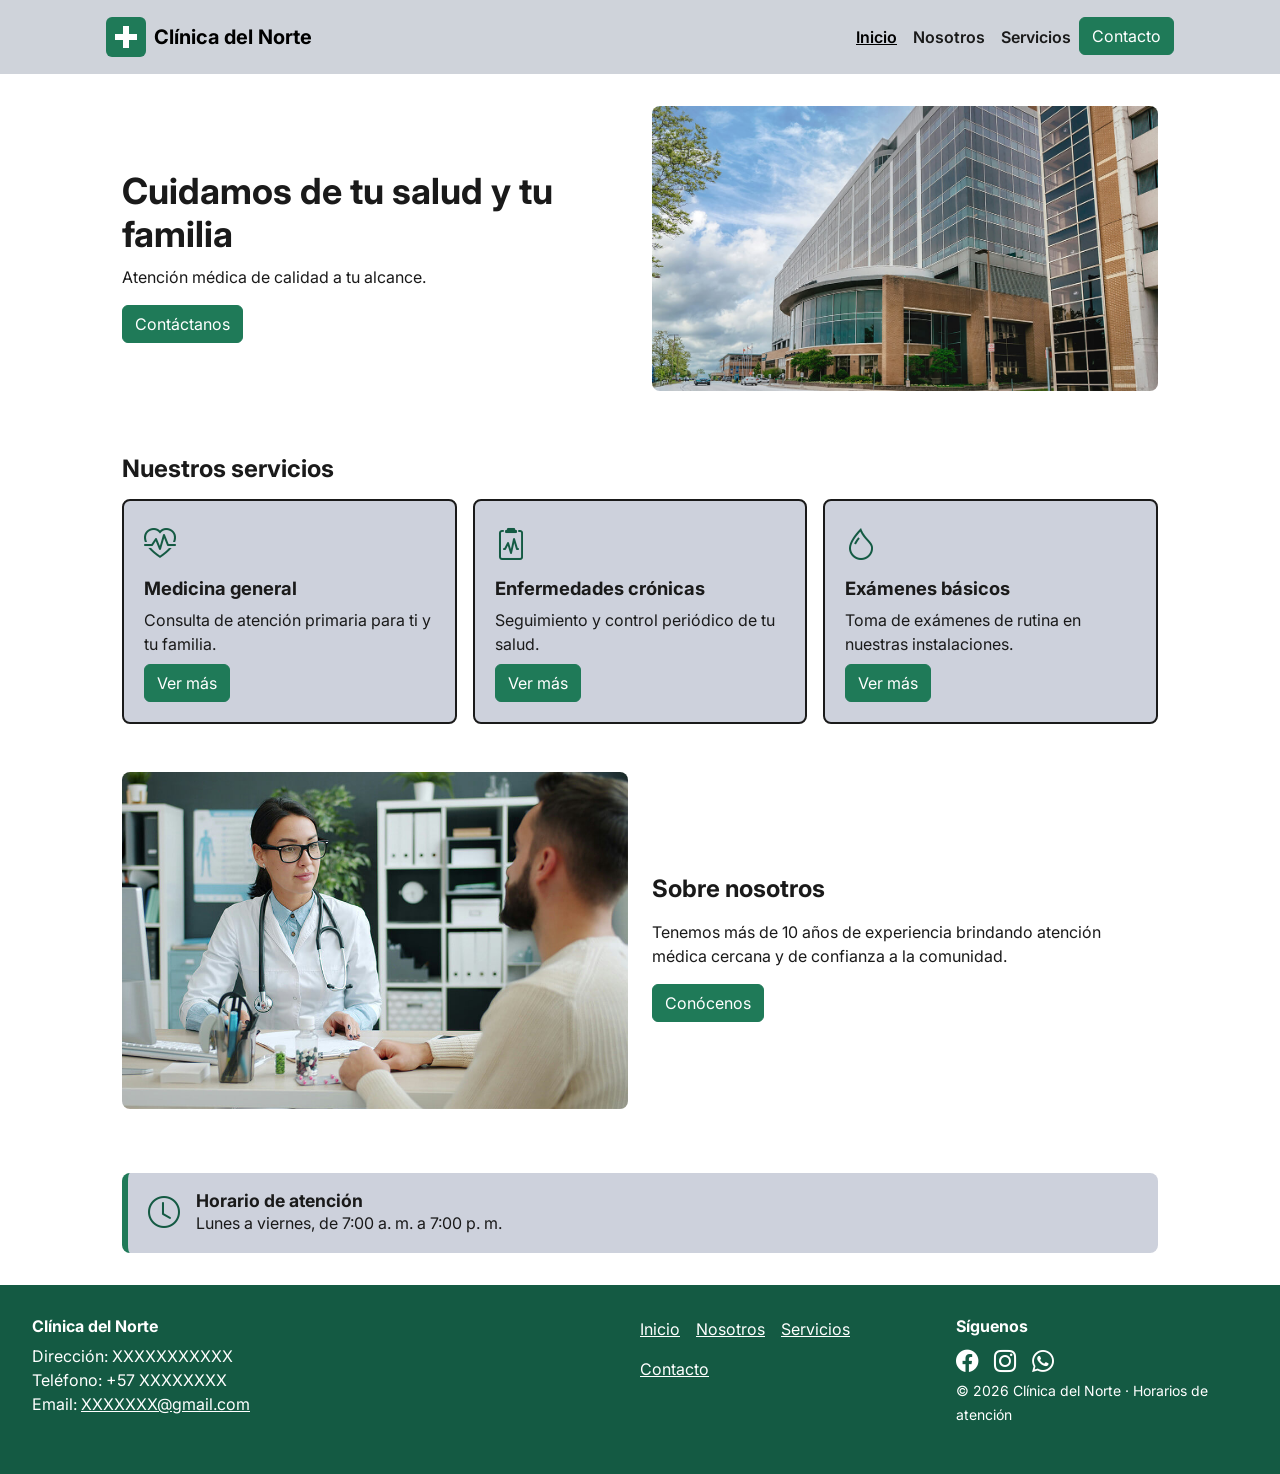
<file: index.html>
<!DOCTYPE html>
<html lang="es">
<head>
  <meta charset="UTF-8">
  <meta name="viewport" content="width=device-width, initial-scale=1.0">
  <title>Clínica del Norte | Inicio</title>
  <meta name="description" content="Clínica del Norte: atención médica general de calidad a tu alcance. Control de enfermedades crónicas, exámenes básicos y certificados médicos.">

  <!--BOOTSTRAP-->
  <link rel="stylesheet" href="css/bootstrap.min.css">

  <!--IMAGENES Y ICONOS-->
  <link rel="icon" href="img/favicon.svg" type="image/svg+xml">
  <link rel="stylesheet" href="https://cdn.jsdelivr.net/npm/bootstrap-icons@1.11.3/font/bootstrap-icons.min.css">
  <link rel="preconnect" href="https://fonts.googleapis.com">
  <link rel="preconnect" href="https://fonts.gstatic.com" crossorigin>
  <link href="https://fonts.googleapis.com/css2?family=Inter:wght@400;600;700&display=swap" rel="stylesheet">

  <link rel="stylesheet" href="css/styles.css">
</head>
<body>

  <a class="visually-hidden-focusable" href="#contenido">Saltar al contenido</a>

  <header class="site-header">
    <nav class="navbar navbar-expand-md" aria-label="Navegación principal">
      <a class="navbar-brand marca" href="index.html">
        <svg class="logo" width="40" height="40" viewBox="0 0 40 40" role="img" aria-label="Logo de Clínica del Norte">
          <rect width="40" height="40" rx="6" fill="#1f7a58"/>
          <path d="M17 9h6v8h8v6h-8v8h-6v-8H9v-6h8z" fill="#fff"/>
        </svg>
        <span>Clínica del Norte</span>
      </a>

      <button class="navbar-toggler" type="button"
              data-bs-toggle="collapse" data-bs-target="#menu"
              aria-controls="menu" aria-expanded="false" aria-label="Abrir menú">
        <span class="navbar-toggler-icon"></span>
      </button>

      <div class="collapse navbar-collapse" id="menu">
        <ul class="navbar-nav ms-auto">
          <li class="nav-item"><a class="nav-link active" aria-current="page" href="index.html">Inicio</a></li>
          <li class="nav-item"><a class="nav-link" href="nosotros.html">Nosotros</a></li>
          <li class="nav-item"><a class="nav-link" href="servicios.html">Servicios</a></li>
          <li class="nav-item"><a class="btn btn-clinica" href="contacto.html">Contacto</a></li>
        </ul>
      </div>
    </nav>
  </header>
  <main id="contenido">

    <!-- HERO-->
    <section class="hero" aria-labelledby="titulo-hero">
      <div class="hero-texto">
        <h1 id="titulo-hero">Cuidamos de tu salud y tu familia</h1>
        <p>Atención médica de calidad a tu alcance.</p>
        <a class="btn btn-clinica" href="contacto.html">Contáctanos</a>
      </div>
      <figure class="hero-imagen">
        <img src="img/hero.jpg" alt="PLACEHOLDER: SALON MEDICO" width="800" height="450">
      </figure>
    </section>

    <!-- SERVICIOS DESTACADOS-->
    <section class="servicios" aria-labelledby="titulo-servicios">
      <h2 id="titulo-servicios">Nuestros servicios</h2>
      <div class="servicios-lista">
        <article class="tarjeta">
          <i class="bi bi-heart-pulse" aria-hidden="true"></i>
          <h3>Medicina general</h3>
          <p>Consulta de atención primaria para ti y tu familia.</p>
          <a class="btn btn-clinica" href="detalle_servicio.html">Ver más</a>
        </article>

        <article class="tarjeta">
          <i class="bi bi-clipboard2-pulse" aria-hidden="true"></i>
          <h3>Enfermedades crónicas</h3>
          <p>Seguimiento y control periódico de tu salud.</p>
          <a class="btn btn-clinica" href="detalle_servicio.html">Ver más</a>
        </article>

        <article class="tarjeta">
          <i class="bi bi-droplet" aria-hidden="true"></i>
          <h3>Exámenes básicos</h3>
          <p>Toma de exámenes de rutina en nuestras instalaciones.</p>
          <a class="btn btn-clinica" href="detalle_servicio.html">Ver más</a>
        </article>
      </div>
    </section>

    <!--SOBRE NOSOTROS-->
    <section class="sobre-nosotros" aria-labelledby="titulo-sobre">
      <figure>
        <img src="img/equipo.jpg" alt=" PLACEHOLDER: Equipo médico" width="600" height="400" loading="lazy">
      </figure>
      <div class="sobre-texto">
        <h2 id="titulo-sobre">Sobre nosotros</h2>
        <p>Tenemos más de 10 años de experiencia brindando atención médica cercana y de confianza a la comunidad.</p>
        <a class="btn btn-clinica" href="nosotros.html">Conócenos</a>
      </div>
    </section>

    <!--C.COMPLEMENTOS-->
    <aside class="horario" aria-labelledby="titulo-horario">
      <i class="bi bi-clock" aria-hidden="true"></i>
      <div>
        <h2 id="titulo-horario">Horario de atención</h2>
        <p>Lunes a viernes, de 7:00 a. m. a 7:00 p. m.</p>
      </div>
    </aside>

  </main>

  <footer class="site-footer">
    <section aria-labelledby="pie-clinica">
      <h2 id="pie-clinica">Clínica del Norte</h2>
      <address>
        Dirección: XXXXXXXXXXX<br>
        Teléfono: +57 XXXXXXXX<br>
        Email: <a href="mailto:XXXXXXX@gmail.com">XXXXXXX@gmail.com</a>
      </address>
    </section>

    <nav aria-label="Enlaces del pie de página">
      <ul class="pie-enlaces">
        <li><a href="index.html">Inicio</a></li>
        <li><a href="nosotros.html">Nosotros</a></li>
        <li><a href="servicios.html">Servicios</a></li>
        <li><a href="contacto.html">Contacto</a></li>
      </ul>
    </nav>

    <section aria-labelledby="pie-redes">
      <h2 id="pie-redes">Síguenos</h2>
      <ul class="pie-redes">
        <li><a href="#" aria-label="Facebook"><i class="bi bi-facebook" aria-hidden="true"></i></a></li>
        <li><a href="#" aria-label="Instagram"><i class="bi bi-instagram" aria-hidden="true"></i></a></li>
        <li><a href="#" aria-label="WhatsApp"><i class="bi bi-whatsapp" aria-hidden="true"></i></a></li>
      </ul>
      <p><small>&copy; 2026 Clínica del Norte · Horarios de atención</small></p>
    </section>
  </footer>

  <script src="js/bootstrap.bundle.min.js"></script>
</body>
</html>
</file>
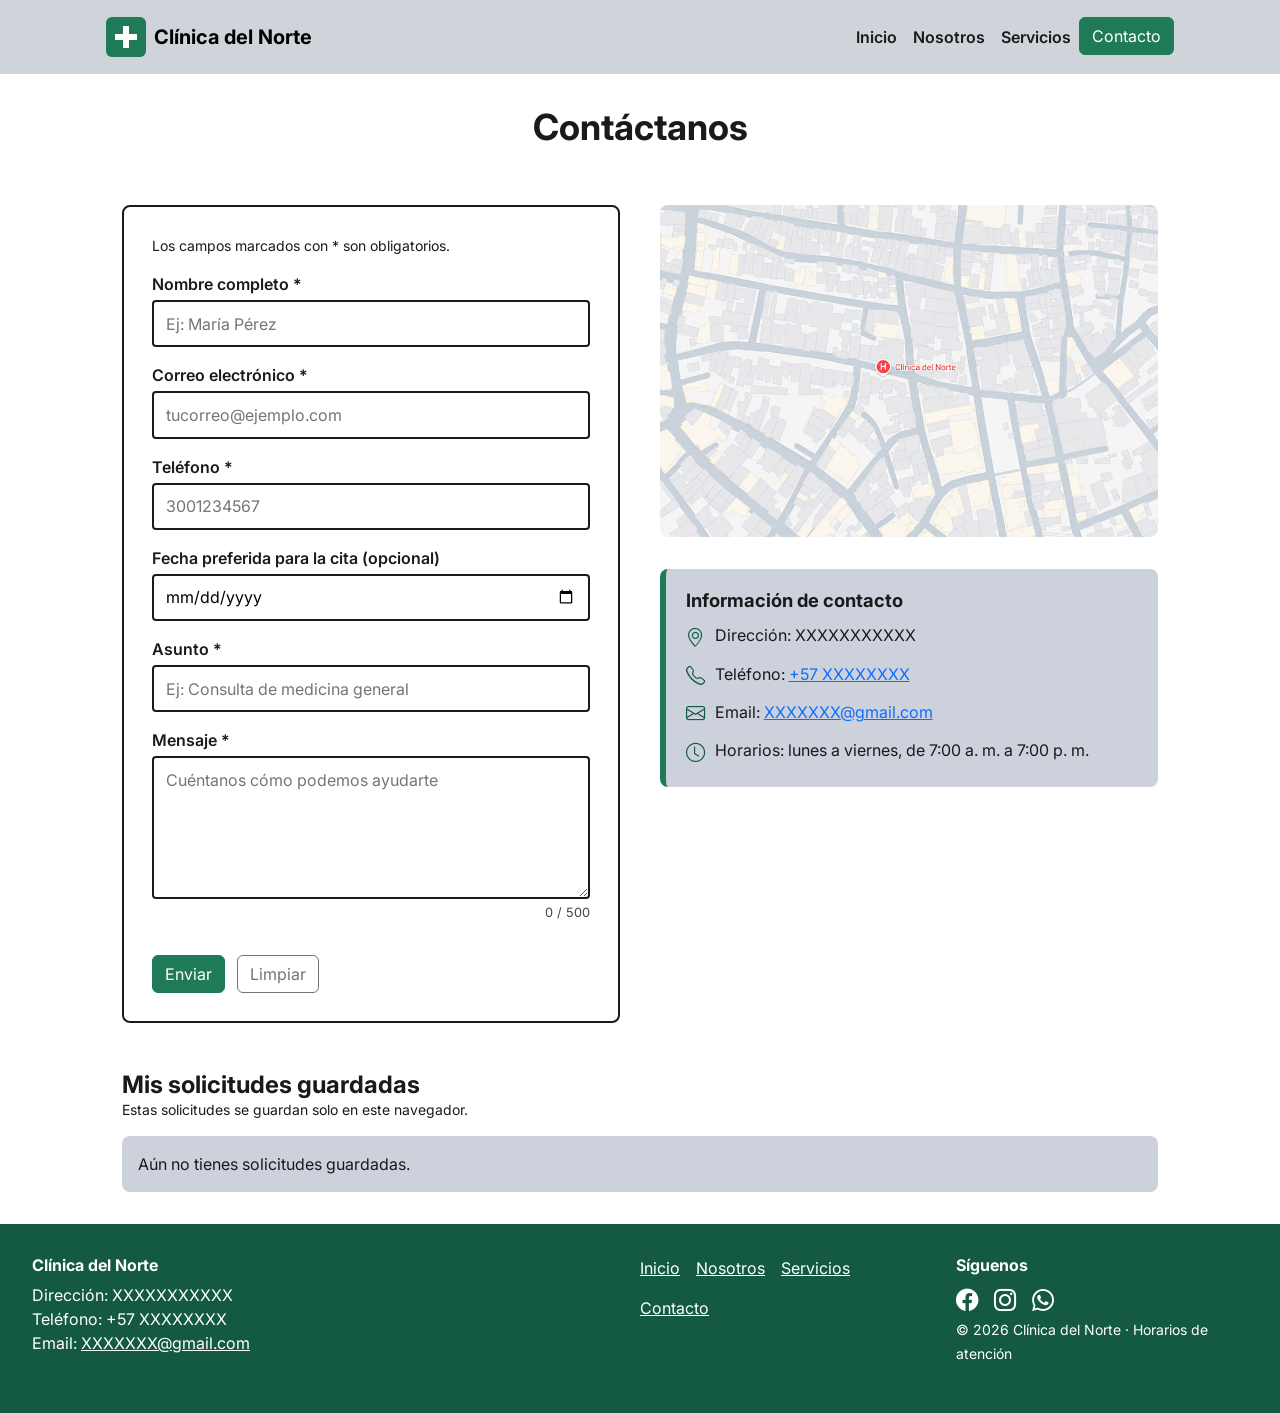
<file: contacto.html>
<!DOCTYPE html>
<html lang="es">
<head>
  <meta charset="UTF-8">
  <meta name="viewport" content="width=device-width, initial-scale=1.0">
  <title>Clínica del Norte | Contacto</title>
  <meta name="description" content="Contáctanos: escribe a la Clínica del Norte para consultas, información de servicios o solicitar una cita. Horario de lunes a viernes.">

  <link rel="icon" href="img/favicon.svg" type="image/svg+xml">
  <link rel="stylesheet" href="css/bootstrap.min.css">
  <link rel="stylesheet" href="https://cdn.jsdelivr.net/npm/bootstrap-icons@1.11.3/font/bootstrap-icons.min.css">
  <link rel="preconnect" href="https://fonts.googleapis.com">
  <link rel="preconnect" href="https://fonts.gstatic.com" crossorigin>
  <link href="https://fonts.googleapis.com/css2?family=Inter:wght@400;600;700&display=swap" rel="stylesheet">
  <link rel="stylesheet" href="css/styles.css">
</head>
<body>

  <a class="visually-hidden-focusable" href="#contenido">Saltar al contenido</a>

  <header class="site-header">
    <nav class="navbar navbar-expand-md" aria-label="Navegación principal">
      <a class="navbar-brand marca" href="index.html">
        <svg class="logo" width="40" height="40" viewBox="0 0 40 40" role="img" aria-label="Logo de Clínica del Norte">
          <rect width="40" height="40" rx="6" fill="#1f7a58"/>
          <path d="M17 9h6v8h8v6h-8v8h-6v-8H9v-6h8z" fill="#fff"/>
        </svg>
        <span>Clínica del Norte</span>
      </a>

      <button class="navbar-toggler" type="button"
              data-bs-toggle="collapse" data-bs-target="#menu"
              aria-controls="menu" aria-expanded="false" aria-label="Abrir menú">
        <span class="navbar-toggler-icon"></span>
      </button>

      <div class="collapse navbar-collapse" id="menu">
        <ul class="navbar-nav ms-auto">
          <li class="nav-item"><a class="nav-link" href="index.html">Inicio</a></li>
          <li class="nav-item"><a class="nav-link" href="nosotros.html">Nosotros</a></li>
          <li class="nav-item"><a class="nav-link" href="servicios.html">Servicios</a></li>
          <li class="nav-item"><a class="btn btn-clinica" aria-current="page" href="contacto.html">Contacto</a></li>
        </ul>
      </div>
    </nav>
  </header>

  <main id="contenido">

    <h1 class="titulo-pagina">Contáctanos</h1>

    <div class="contacto">

      <!-- FORMULARIO -->
      <section class="formulario" aria-labelledby="titulo-form">
        <h2 id="titulo-form" class="visually-hidden">Formulario de contacto</h2>
        <p class="nota-form">Los campos marcados con <span aria-hidden="true">*</span><span class="visually-hidden">asterisco</span> son obligatorios.</p>

        <form id="form-contacto" action="#" method="POST" novalidate>

          <div class="campo">
            <label for="nombre">Nombre completo *</label>
            <input type="text" id="nombre" name="nombre"
                   required minlength="3" maxlength="60"
                   pattern="[A-Za-zÁÉÍÓÚÜáéíóúüÑñ ]{3,60}"
                   title="Solo letras y espacios (entre 3 y 60 caracteres)"
                   autocomplete="name" placeholder="Ej: María Pérez">
          </div>

          <div class="campo">
            <label for="correo">Correo electrónico *</label>
            <input type="email" id="correo" name="correo"
                   required autocomplete="email" placeholder="tucorreo@ejemplo.com">
          </div>

          <div class="campo">
            <label for="telefono">Teléfono *</label>
            <input type="tel" id="telefono" name="telefono"
                   required pattern="3[0-9]{9}"
                   title="Celular de 10 dígitos que empieza por 3, sin espacios ni prefijo"
                   inputmode="numeric" autocomplete="tel" placeholder="3001234567">
          </div>

          <div class="campo">
            <label for="fecha">Fecha preferida para la cita (opcional)</label>
            <!-- El min y el max los reemplaza contacto.js por "hoy" y "hoy + 90 días" -->
            <input type="date" id="fecha" name="fecha_preferida"
                   min="2026-11-15" max="2027-02-13">
          </div>

          <div class="campo">
            <label for="asunto">Asunto *</label>
            <input type="text" id="asunto" name="asunto"
                   required minlength="3" maxlength="80"
                   placeholder="Ej: Consulta de medicina general">
          </div>

          <div class="campo">
            <label for="mensaje">Mensaje *</label>
            <textarea id="mensaje" name="mensaje" rows="5"
                      required minlength="10" maxlength="500"
                      placeholder="Cuéntanos cómo podemos ayudarte"></textarea>
            <p class="contador-caracteres" id="contador-mensaje">0 / 500</p>
          </div>

          <div id="aviso-form" role="status"></div>

          <div class="acciones-form">
            <button class="btn btn-clinica" type="submit">Enviar</button>
            <button class="btn btn-outline-secondary" type="reset">Limpiar</button>
            <button class="btn btn-outline-secondary" type="button" id="cancelar-edicion" hidden>Cancelar edición</button>
          </div>

        </form>
      </section>

      <!-- MAPA E INFORMACIÓN -->
      <aside class="info-contacto" aria-labelledby="titulo-info">
        <figure>
          <img src="img/mapa.jpg" alt="MAPA PLACEHOLDER" width="600" height="400" loading="lazy">
        </figure>

        <div class="datos">
          <h2 id="titulo-info">Información de contacto</h2>
          <ul>
            <li><i class="bi bi-geo-alt" aria-hidden="true"></i><span>Dirección: XXXXXXXXXXX</span></li>
            <li><i class="bi bi-telephone" aria-hidden="true"></i><span>Teléfono: <a href="tel:+57XXXXXXXX">+57 XXXXXXXX</a></span></li>
            <li><i class="bi bi-envelope" aria-hidden="true"></i><span>Email: <a href="mailto:XXXXXXX@gmail.com">XXXXXXX@gmail.com</a></span></li>
            <li><i class="bi bi-clock" aria-hidden="true"></i><span>Horarios: lunes a viernes, de 7:00 a. m. a 7:00 p. m.</span></li>
          </ul>
        </div>
      </aside>

    </div>

    <!-- SOLICITUDES GUARDADAS-->
    <section class="solicitudes" aria-labelledby="titulo-solicitudes">
      <div class="solicitudes-cabecera">
        <h2 id="titulo-solicitudes">Mis solicitudes guardadas</h2>
        <button type="button" class="btn btn-outline-danger btn-sm" id="vaciar" hidden>Borrar todas</button>
      </div>
      <p class="nota-form">Estas solicitudes se guardan solo en este navegador.</p>
      <ul id="lista-solicitudes" class="lista-solicitudes"></ul>
    </section>

  </main>

  <footer class="site-footer">
    <section aria-labelledby="pie-clinica">
      <h2 id="pie-clinica">Clínica del Norte</h2>
      <address>
        Dirección: XXXXXXXXXXX<br>
        Teléfono: +57 XXXXXXXX<br>
        Email: <a href="mailto:XXXXXXX@gmail.com">XXXXXXX@gmail.com</a>
      </address>
    </section>

    <nav aria-label="Enlaces del pie de página">
      <ul class="pie-enlaces">
        <li><a href="index.html">Inicio</a></li>
        <li><a href="nosotros.html">Nosotros</a></li>
        <li><a href="servicios.html">Servicios</a></li>
        <li><a href="contacto.html">Contacto</a></li>
      </ul>
    </nav>

    <section aria-labelledby="pie-redes">
      <h2 id="pie-redes">Síguenos</h2>
      <ul class="pie-redes">
        <li><a href="#" aria-label="Facebook"><i class="bi bi-facebook" aria-hidden="true"></i></a></li>
        <li><a href="#" aria-label="Instagram"><i class="bi bi-instagram" aria-hidden="true"></i></a></li>
        <li><a href="#" aria-label="WhatsApp"><i class="bi bi-whatsapp" aria-hidden="true"></i></a></li>
      </ul>
      <p><small>&copy; 2026 Clínica del Norte · Horarios de atención</small></p>
    </section>
  </footer>

  <script src="js/bootstrap.bundle.min.js"></script>
  <script type="module" src="js/contacto.js"></script>
</body>
</html>
</file>
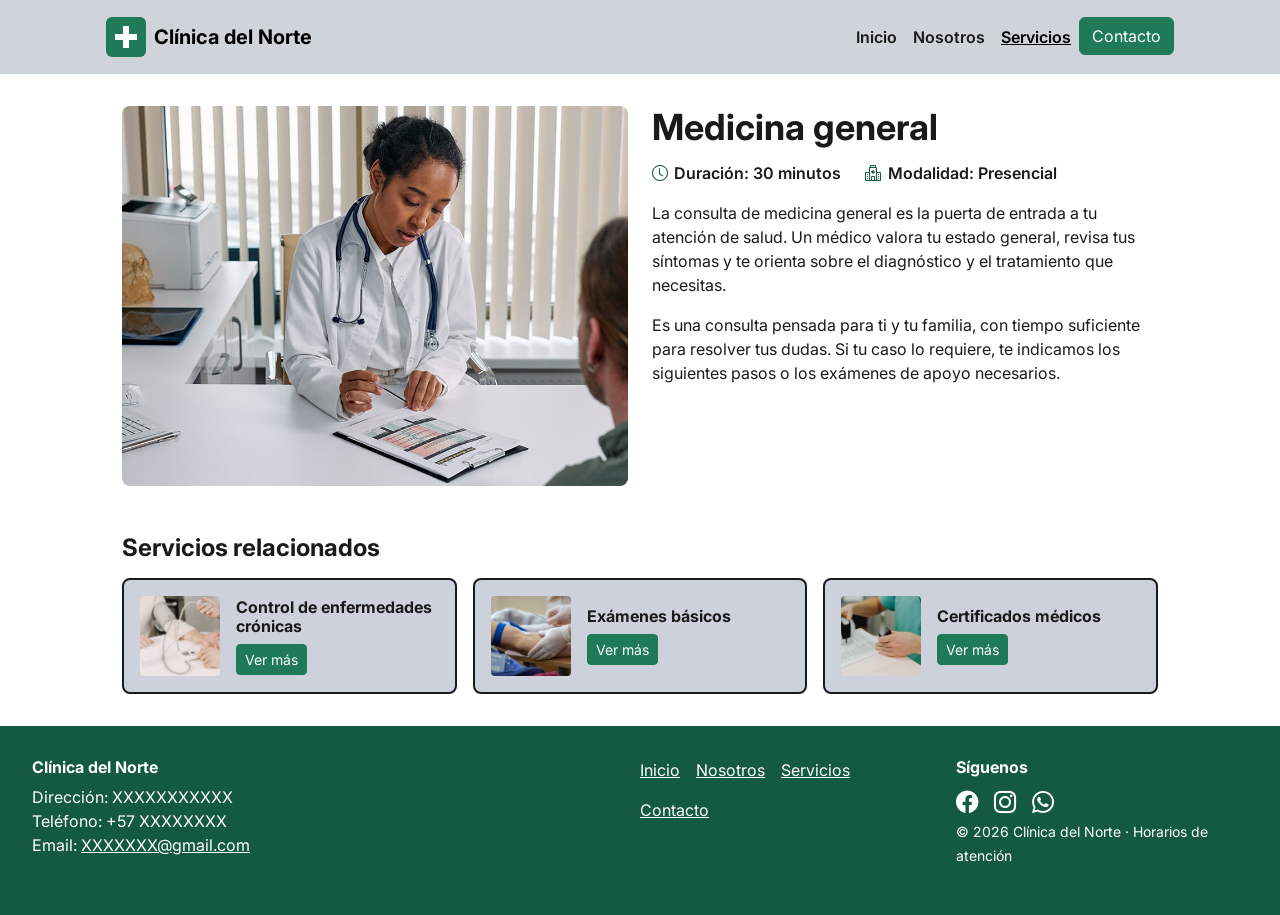
<file: detalle_servicio.html>
<!DOCTYPE html>
<html lang="es">
<head>
  <meta charset="UTF-8">
  <meta name="viewport" content="width=device-width, initial-scale=1.0">
  <title>Clínica del Norte | Detalle del servicio</title>
  <meta name="description" content="Conoce el detalle de los servicios médicos de la Clínica del Norte: duración, modalidad y en qué consiste cada atención.">

  <link rel="icon" href="img/favicon.svg" type="image/svg+xml">
  <link rel="stylesheet" href="css/bootstrap.min.css">
  <link rel="stylesheet" href="https://cdn.jsdelivr.net/npm/bootstrap-icons@1.11.3/font/bootstrap-icons.min.css">
  <link rel="preconnect" href="https://fonts.googleapis.com">
  <link rel="preconnect" href="https://fonts.gstatic.com" crossorigin>
  <link href="https://fonts.googleapis.com/css2?family=Inter:wght@400;600;700&display=swap" rel="stylesheet">
  <link rel="stylesheet" href="css/styles.css">
</head>
<body>

  <a class="visually-hidden-focusable" href="#contenido">Saltar al contenido</a>

  <header class="site-header">
    <nav class="navbar navbar-expand-md" aria-label="Navegación principal">
      <a class="navbar-brand marca" href="index.html">
        <svg class="logo" width="40" height="40" viewBox="0 0 40 40" role="img" aria-label="Logo de Clínica del Norte">
          <rect width="40" height="40" rx="6" fill="#1f7a58"/>
          <path d="M17 9h6v8h8v6h-8v8h-6v-8H9v-6h8z" fill="#fff"/>
        </svg>
        <span>Clínica del Norte</span>
      </a>

      <button class="navbar-toggler" type="button"
              data-bs-toggle="collapse" data-bs-target="#menu"
              aria-controls="menu" aria-expanded="false" aria-label="Abrir menú">
        <span class="navbar-toggler-icon"></span>
      </button>

      <div class="collapse navbar-collapse" id="menu">
        <ul class="navbar-nav ms-auto">
          <li class="nav-item"><a class="nav-link" href="index.html">Inicio</a></li>
          <li class="nav-item"><a class="nav-link" href="nosotros.html">Nosotros</a></li>
          <li class="nav-item"><a class="nav-link active" href="servicios.html">Servicios</a></li>
          <li class="nav-item"><a class="btn btn-clinica" href="contacto.html">Contacto</a></li>
        </ul>
      </div>
    </nav>
  </header>

  <main id="contenido">

    <article class="detalle" id="detalle" aria-labelledby="titulo-servicio"></article>

    <aside class="relacionados" id="relacionados" aria-labelledby="titulo-relacionados" hidden>
      <h2 id="titulo-relacionados">Servicios relacionados</h2>
      <div class="relacionados-lista" id="relacionados-lista"></div>
    </aside>

  </main>

  <footer class="site-footer">
    <section aria-labelledby="pie-clinica">
      <h2 id="pie-clinica">Clínica del Norte</h2>
      <address>
        Dirección: XXXXXXXXXXX<br>
        Teléfono: +57 XXXXXXXX<br>
        Email: <a href="mailto:XXXXXXX@gmail.com">XXXXXXX@gmail.com</a>
      </address>
    </section>

    <nav aria-label="Enlaces del pie de página">
      <ul class="pie-enlaces">
        <li><a href="index.html">Inicio</a></li>
        <li><a href="nosotros.html">Nosotros</a></li>
        <li><a href="servicios.html">Servicios</a></li>
        <li><a href="contacto.html">Contacto</a></li>
      </ul>
    </nav>

    <section aria-labelledby="pie-redes">
      <h2 id="pie-redes">Síguenos</h2>
      <ul class="pie-redes">
        <li><a href="#" aria-label="Facebook"><i class="bi bi-facebook" aria-hidden="true"></i></a></li>
        <li><a href="#" aria-label="Instagram"><i class="bi bi-instagram" aria-hidden="true"></i></a></li>
        <li><a href="#" aria-label="WhatsApp"><i class="bi bi-whatsapp" aria-hidden="true"></i></a></li>
      </ul>
      <p><small>&copy; 2026 Clínica del Norte · Horarios de atención</small></p>
    </section>
  </footer>

  <script src="js/bootstrap.bundle.min.js"></script>
  <script type="module" src="js/detalle_servicio.js"></script>
</body>
</html>
</file>
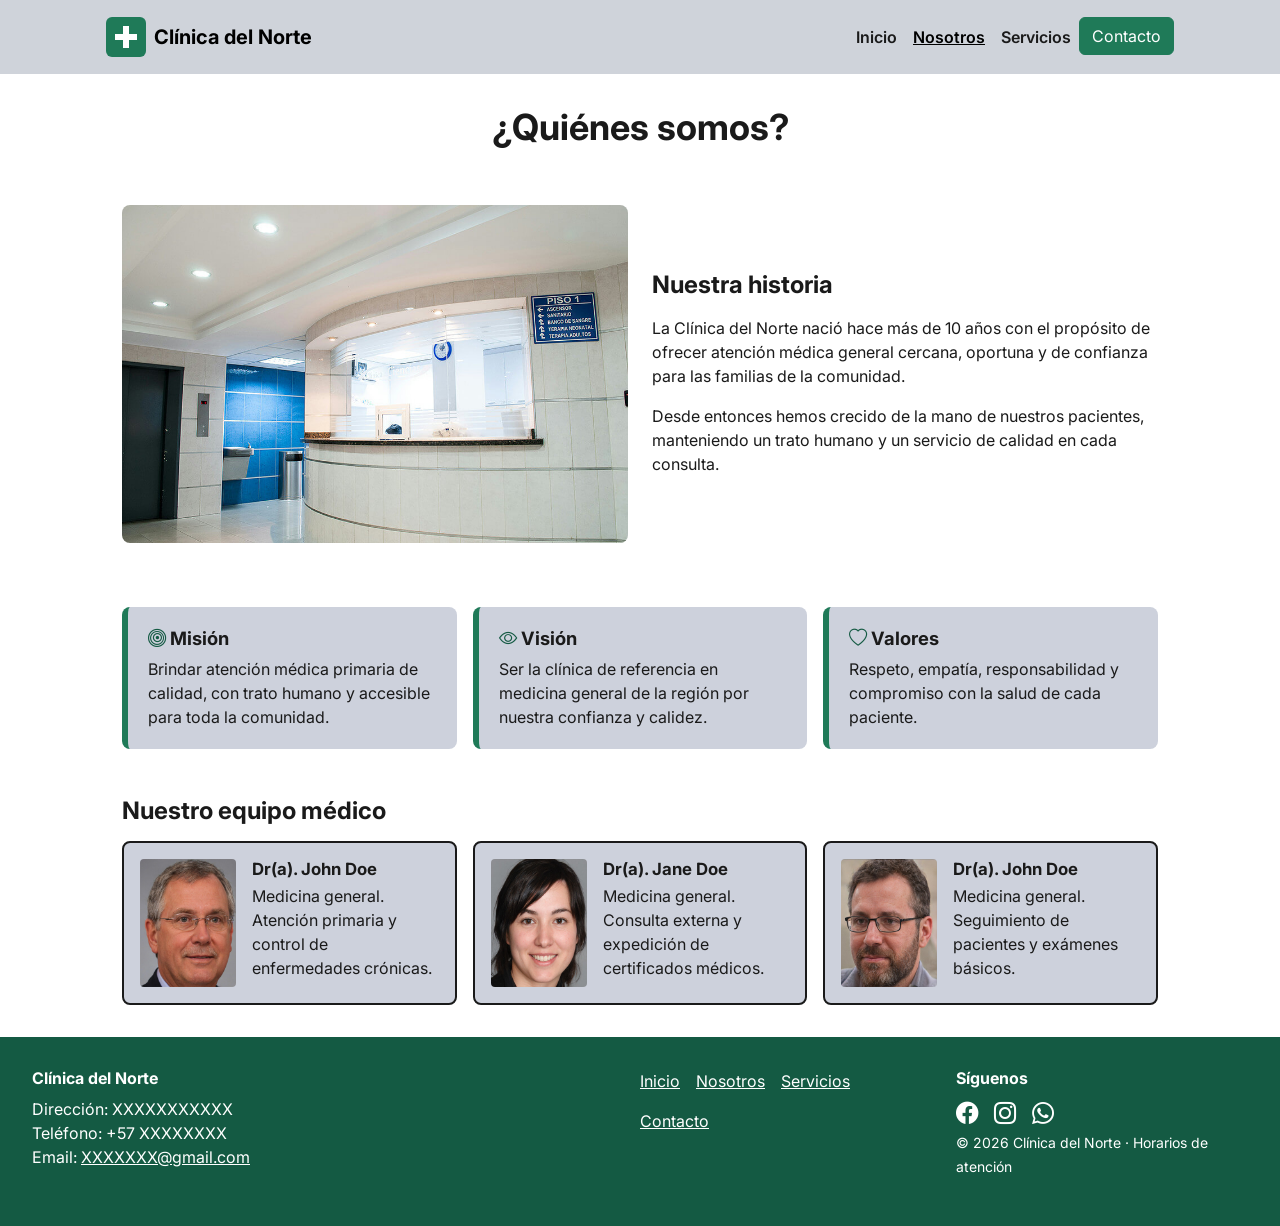
<file: nosotros.html>
<!DOCTYPE html>
<html lang="es">
<head>
  <meta charset="UTF-8">
  <meta name="viewport" content="width=device-width, initial-scale=1.0">
  <title>Clínica del Norte | Nosotros</title>
  <meta name="description" content="Conoce la historia, la misión, la visión y el equipo médico de la Clínica del Norte.">

  <link rel="icon" href="img/favicon.svg" type="image/svg+xml">
  <link rel="stylesheet" href="css/bootstrap.min.css">
  <link rel="stylesheet" href="https://cdn.jsdelivr.net/npm/bootstrap-icons@1.11.3/font/bootstrap-icons.min.css">
  <link rel="preconnect" href="https://fonts.googleapis.com">
  <link rel="preconnect" href="https://fonts.gstatic.com" crossorigin>
  <link href="https://fonts.googleapis.com/css2?family=Inter:wght@400;600;700&display=swap" rel="stylesheet">
  <link rel="stylesheet" href="css/styles.css">
</head>
<body>

  <a class="visually-hidden-focusable" href="#contenido">Saltar al contenido</a>

  <header class="site-header">
    <nav class="navbar navbar-expand-md" aria-label="Navegación principal">
      <a class="navbar-brand marca" href="index.html">
        <svg class="logo" width="40" height="40" viewBox="0 0 40 40" role="img" aria-label="Logo de Clínica del Norte">
          <rect width="40" height="40" rx="6" fill="#1f7a58"/>
          <path d="M17 9h6v8h8v6h-8v8h-6v-8H9v-6h8z" fill="#fff"/>
        </svg>
        <span>Clínica del Norte</span>
      </a>

      <button class="navbar-toggler" type="button"
              data-bs-toggle="collapse" data-bs-target="#menu"
              aria-controls="menu" aria-expanded="false" aria-label="Abrir menú">
        <span class="navbar-toggler-icon"></span>
      </button>

      <div class="collapse navbar-collapse" id="menu">
        <ul class="navbar-nav ms-auto">
          <li class="nav-item"><a class="nav-link" href="index.html">Inicio</a></li>
          <li class="nav-item"><a class="nav-link active" aria-current="page" href="nosotros.html">Nosotros</a></li>
          <li class="nav-item"><a class="nav-link" href="servicios.html">Servicios</a></li>
          <li class="nav-item"><a class="btn btn-clinica" href="contacto.html">Contacto</a></li>
        </ul>
      </div>
    </nav>
  </header>

  <main id="contenido">

    <h1 class="titulo-pagina">¿Quiénes somos?</h1>

    <!-- HISTORIA -->
    <section class="historia" aria-labelledby="titulo-historia">
      <figure>
        <picture>
          <img src="img/instalaciones.jpg" alt="PLACEHOLDER: Clínica del Norte" width="600" height="400">
        </picture>
      </figure>
      <div class="historia-texto">
        <h2 id="titulo-historia">Nuestra historia</h2>
        <p>La Clínica del Norte nació hace más de 10 años con el propósito de ofrecer atención médica general cercana, oportuna y de confianza para las familias de la comunidad.</p>
        <p>Desde entonces hemos crecido de la mano de nuestros pacientes, manteniendo un trato humano y un servicio de calidad en cada consulta.</p>
      </div>
    </section>

    <!-- MISIÓN, VISIÓN Y VALORES -->
    <section class="valores" aria-label="Misión, visión y valores">
      <article>
        <h2><i class="bi bi-bullseye" aria-hidden="true"></i> Misión</h2>
        <p>Brindar atención médica primaria de calidad, con trato humano y accesible para toda la comunidad.</p>
      </article>
      <article>
        <h2><i class="bi bi-eye" aria-hidden="true"></i> Visión</h2>
        <p>Ser la clínica de referencia en medicina general de la región por nuestra confianza y calidez.</p>
      </article>
      <article>
        <h2><i class="bi bi-heart" aria-hidden="true"></i> Valores</h2>
        <p>Respeto, empatía, responsabilidad y compromiso con la salud de cada paciente.</p>
      </article>
    </section>

    <!-- EQUIPO -->
    <section class="equipo" aria-labelledby="titulo-equipo">
      <h2 id="titulo-equipo">Nuestro equipo médico</h2>
      <div class="equipo-lista">
        <article class="medico">
          <img src="img/medico1.jpg" alt="PLACEHOLDER: Foto Dr. Uno" width="96" height="128" loading="lazy">
          <div>
            <h3>Dr(a). John Doe</h3>
            <p>Medicina general. Atención primaria y control de enfermedades crónicas.</p>
          </div>
        </article>

        <article class="medico">
          <img src="img/medico2.jpg" alt="PLACEHOLDER: Foto Dr. Dos" width="96" height="128" loading="lazy">
          <div>
            <h3>Dr(a). Jane Doe</h3>
            <p>Medicina general. Consulta externa y expedición de certificados médicos.</p>
          </div>
        </article>

        <article class="medico">
          <img src="img/medico3.jpg" alt="PLACEHOLDER: Foto Dr. Tres" width="96" height="128" loading="lazy">
          <div>
            <h3>Dr(a). John Doe</h3>
            <p>Medicina general. Seguimiento de pacientes y exámenes básicos.</p>
          </div>
        </article>
      </div>
    </section>

  </main>

  <footer class="site-footer">
    <section aria-labelledby="pie-clinica">
      <h2 id="pie-clinica">Clínica del Norte</h2>
      <address>
        Dirección: XXXXXXXXXXX<br>
        Teléfono: +57 XXXXXXXX<br>
        Email: <a href="mailto:XXXXXXX@gmail.com">XXXXXXX@gmail.com</a>
      </address>
    </section>

    <nav aria-label="Enlaces del pie de página">
      <ul class="pie-enlaces">
        <li><a href="index.html">Inicio</a></li>
        <li><a href="nosotros.html">Nosotros</a></li>
        <li><a href="servicios.html">Servicios</a></li>
        <li><a href="contacto.html">Contacto</a></li>
      </ul>
    </nav>

    <section aria-labelledby="pie-redes">
      <h2 id="pie-redes">Síguenos</h2>
      <ul class="pie-redes">
        <li><a href="#" aria-label="Facebook"><i class="bi bi-facebook" aria-hidden="true"></i></a></li>
        <li><a href="#" aria-label="Instagram"><i class="bi bi-instagram" aria-hidden="true"></i></a></li>
        <li><a href="#" aria-label="WhatsApp"><i class="bi bi-whatsapp" aria-hidden="true"></i></a></li>
      </ul>
      <p><small>&copy; 2026 Clínica del Norte · Horarios de atención</small></p>
    </section>
  </footer>

  <script src="js/bootstrap.bundle.min.js"></script>
</body>
</html>
</file>
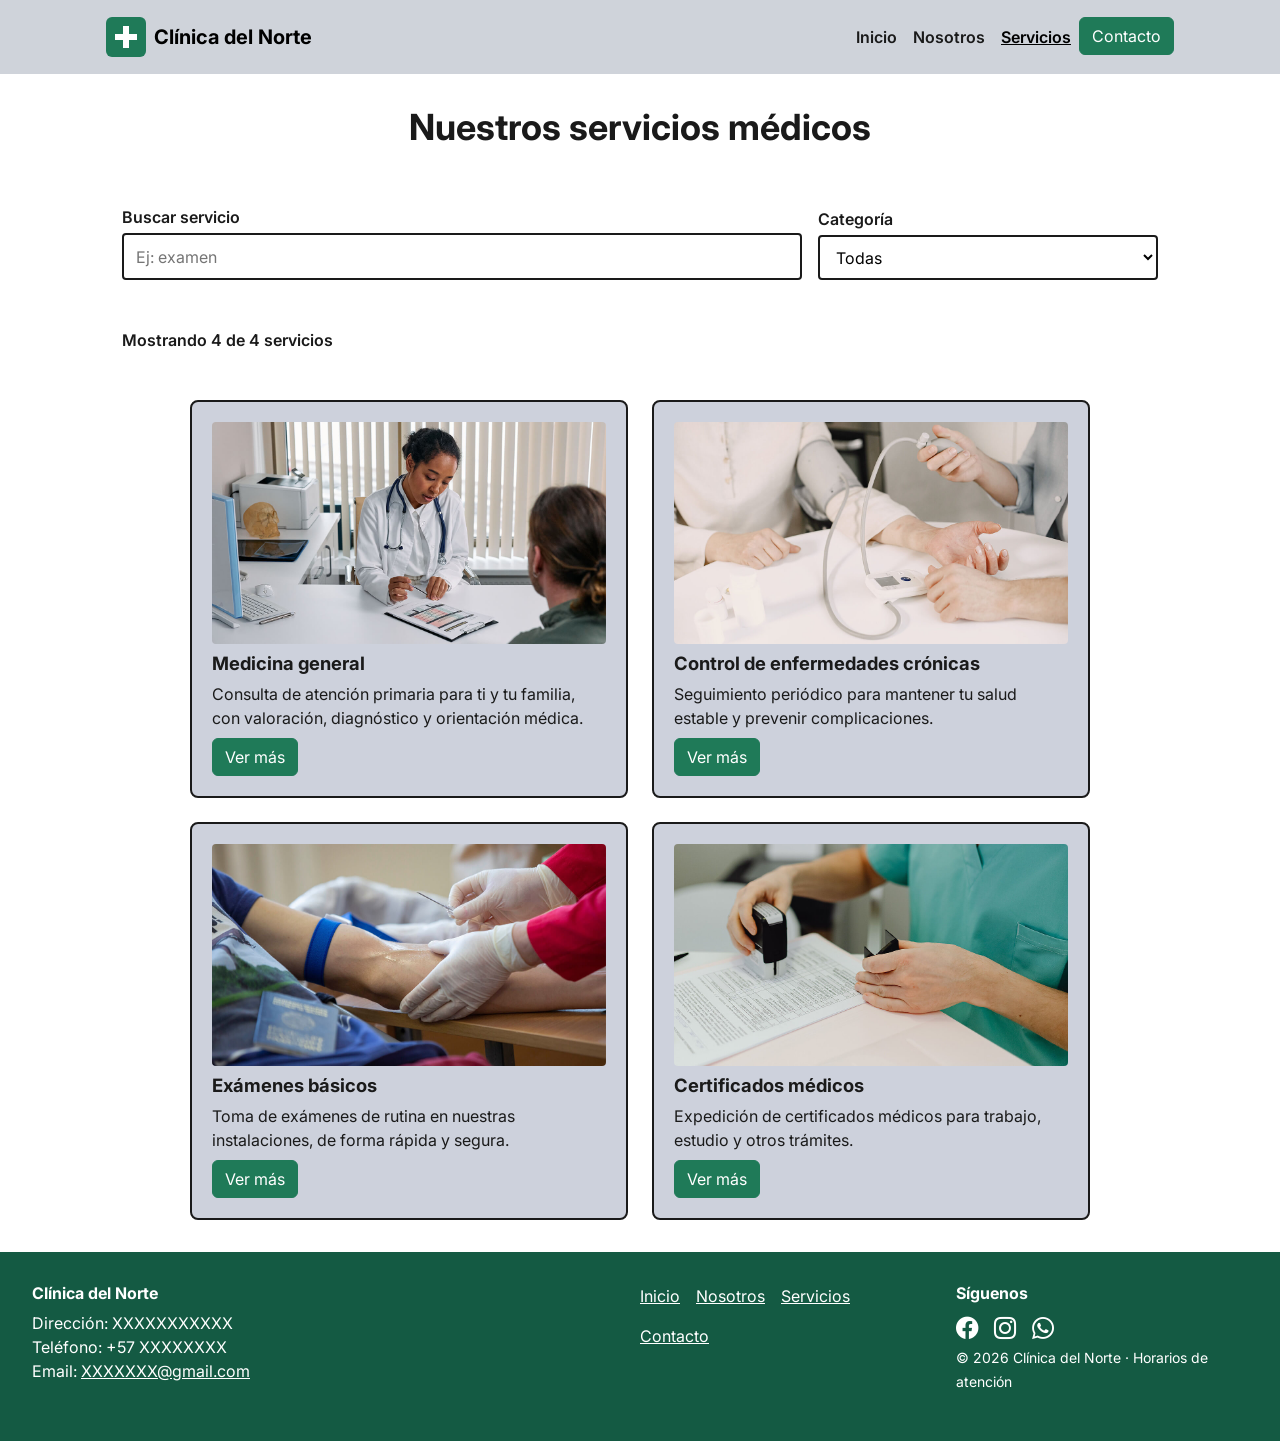
<file: servicios.html>
<!DOCTYPE html>
<html lang="es">
<head>
  <meta charset="UTF-8">
  <meta name="viewport" content="width=device-width, initial-scale=1.0">
  <title>Clínica del Norte | Servicios</title>
  <meta name="description" content="Servicios médicos de la Clínica del Norte: medicina general, control de enfermedades crónicas, exámenes básicos y certificados médicos.">

  <link rel="icon" href="img/favicon.svg" type="image/svg+xml">
  <link rel="stylesheet" href="css/bootstrap.min.css">
  <link rel="stylesheet" href="https://cdn.jsdelivr.net/npm/bootstrap-icons@1.11.3/font/bootstrap-icons.min.css">
  <link rel="preconnect" href="https://fonts.googleapis.com">
  <link rel="preconnect" href="https://fonts.gstatic.com" crossorigin>
  <link href="https://fonts.googleapis.com/css2?family=Inter:wght@400;600;700&display=swap" rel="stylesheet">
  <link rel="stylesheet" href="css/styles.css">
</head>
<body>

  <a class="visually-hidden-focusable" href="#contenido">Saltar al contenido</a>

  <header class="site-header">
    <nav class="navbar navbar-expand-md" aria-label="Navegación principal">
      <a class="navbar-brand marca" href="index.html">
        <svg class="logo" width="40" height="40" viewBox="0 0 40 40" role="img" aria-label="Logo de Clínica del Norte">
          <rect width="40" height="40" rx="6" fill="#1f7a58"/>
          <path d="M17 9h6v8h8v6h-8v8h-6v-8H9v-6h8z" fill="#fff"/>
        </svg>
        <span>Clínica del Norte</span>
      </a>

      <button class="navbar-toggler" type="button"
              data-bs-toggle="collapse" data-bs-target="#menu"
              aria-controls="menu" aria-expanded="false" aria-label="Abrir menú">
        <span class="navbar-toggler-icon"></span>
      </button>

      <div class="collapse navbar-collapse" id="menu">
        <ul class="navbar-nav ms-auto">
          <li class="nav-item"><a class="nav-link" href="index.html">Inicio</a></li>
          <li class="nav-item"><a class="nav-link" href="nosotros.html">Nosotros</a></li>
          <li class="nav-item"><a class="nav-link active" aria-current="page" href="servicios.html">Servicios</a></li>
          <li class="nav-item"><a class="btn btn-clinica" href="contacto.html">Contacto</a></li>
        </ul>
      </div>
    </nav>
  </header>

  <main id="contenido">

    <h1 class="titulo-pagina">Nuestros servicios médicos</h1>

    <form class="barra-filtros" role="search" aria-label="Filtrar servicios">
      <div class="campo">
        <label for="buscar">Buscar servicio</label>
        <input type="search" id="buscar" name="buscar" placeholder="Ej: examen" autocomplete="off">
      </div>
      <div class="campo">
        <label for="categoria">Categoría</label>
        <select id="categoria" name="categoria">
          <option value="todas">Todas</option>
          <option value="consulta">Consulta</option>
          <option value="seguimiento">Seguimiento</option>
          <option value="diagnostico">Diagnóstico</option>
          <option value="tramites">Trámites</option>
        </select>
      </div>
    </form>

    <p id="contador" class="contador" aria-live="polite"></p>

    <section id="catalogo" class="catalogo" aria-label="Listado de servicios médicos" aria-busy="true"></section>

  </main>

  <footer class="site-footer">
    <section aria-labelledby="pie-clinica">
      <h2 id="pie-clinica">Clínica del Norte</h2>
      <address>
        Dirección: XXXXXXXXXXX<br>
        Teléfono: +57 XXXXXXXX<br>
        Email: <a href="mailto:XXXXXXX@gmail.com">XXXXXXX@gmail.com</a>
      </address>
    </section>

    <nav aria-label="Enlaces del pie de página">
      <ul class="pie-enlaces">
        <li><a href="index.html">Inicio</a></li>
        <li><a href="nosotros.html">Nosotros</a></li>
        <li><a href="servicios.html">Servicios</a></li>
        <li><a href="contacto.html">Contacto</a></li>
      </ul>
    </nav>

    <section aria-labelledby="pie-redes">
      <h2 id="pie-redes">Síguenos</h2>
      <ul class="pie-redes">
        <li><a href="#" aria-label="Facebook"><i class="bi bi-facebook" aria-hidden="true"></i></a></li>
        <li><a href="#" aria-label="Instagram"><i class="bi bi-instagram" aria-hidden="true"></i></a></li>
        <li><a href="#" aria-label="WhatsApp"><i class="bi bi-whatsapp" aria-hidden="true"></i></a></li>
      </ul>
      <p><small>&copy; 2026 Clínica del Norte · Horarios de atención</small></p>
    </section>
  </footer>

  <script src="js/bootstrap.bundle.min.js"></script>
  <script type="module" src="js/servicios.js"></script>
</body>
</html>
</file>
<file: css/styles.css>
/*VARIABLES*/
:root {
  --verde: #1f7a58;
  --verde-hover: #165f44;
  --verde-oscuro: #145a43;
  --gris-header: #cfd3da;
  --gris-tarjeta: #cdd1dc;
  --texto: #1a1a1a;
}

/* GRID */
body {
  display: grid;
  grid-template-rows: auto 1fr auto;   /* header | main | footer */
  min-height: 100vh;
  font-family: 'Inter', system-ui, sans-serif;
  color: var(--texto);
}

main {
  display: grid;
  gap: 2.5rem;
  width: 100%;
  max-width: 1100px;
  margin-inline: auto;
  padding: 1.5rem 1rem;
}

img { max-width: 100%; height: auto; display: block; }

/*BOTON*/
.btn-clinica {
  --bs-btn-color: #fff;
  --bs-btn-bg: var(--verde);
  --bs-btn-border-color: var(--verde);
  --bs-btn-hover-color: #fff;
  --bs-btn-hover-bg: var(--verde-hover);
  --bs-btn-hover-border-color: var(--verde-hover);
  --bs-btn-active-bg: var(--verde-hover);
  --bs-btn-active-border-color: var(--verde-hover);
}

/* HEADER Y MENU */
.site-header { background: var(--gris-header); }

.site-header .navbar {
  max-width: 1100px;
  margin-inline: auto;
  padding: 0.75rem 1rem;
}

.marca { display: flex; align-items: center; gap: 0.5rem; font-weight: 700; }
.site-header .nav-link { color: var(--texto); font-weight: 600; }
.site-header .nav-link.active { text-decoration: underline; }

/* HERO */
.hero { display: grid; gap: 1.5rem; align-items: center; }
.hero-imagen { order: -1; }                 /* en móvil la imagen va arriba */
.hero-imagen img {
  width: 100%;
  aspect-ratio: 16 / 9;
  object-fit: cover;
  border-radius: 0.5rem;
  background: var(--gris-tarjeta);
}
.hero h1 { font-size: 1.75rem; font-weight: 700; }

/* SERVICIOS */
.servicios h2,
.sobre-nosotros h2 { font-size: 1.5rem; font-weight: 700; margin-bottom: 1rem; }

.servicios-lista {
  display: grid;
  grid-template-columns: 1fr;               /* móvil: 1 columna */
  gap: 1rem;
}

.tarjeta {                              
  display: flex;
  flex-direction: column;
  gap: 0.5rem;
  padding: 1.25rem;
  background: var(--gris-tarjeta);
  border: 2px solid var(--texto);
  border-radius: 0.5rem;
}
.tarjeta .bi { font-size: 2rem; color: var(--verde-oscuro); }
.tarjeta h3 { font-size: 1.15rem; font-weight: 700; margin: 0; }
.tarjeta p { margin: 0; }
.tarjeta .btn { align-self: flex-start; margin-top: auto; }

/* SOBRE NOSOTROS PAGINA */
.sobre-nosotros { display: grid; gap: 1.5rem; align-items: center; }
.sobre-nosotros img {
  width: 100%;
  aspect-ratio: 3 / 2;
  object-fit: cover;
  border-radius: 0.5rem;
  background: var(--gris-tarjeta);
}

/* HORARIO */
.horario {
  display: flex;                            
  align-items: center;
  gap: 1rem;
  padding: 1rem 1.25rem;
  background: var(--gris-tarjeta);
  border-left: 6px solid var(--verde);
  border-radius: 0.5rem;
}
.horario .bi { font-size: 2rem; color: var(--verde-oscuro); }
.horario h2 { font-size: 1.1rem; font-weight: 700; margin: 0; }
.horario p { margin: 0; }

/* FOOTER */
.site-footer {
  display: grid;
  grid-template-columns: 1fr;
  gap: 1.5rem;
  padding: 1.5rem 1rem;
  background: var(--verde-oscuro);
  color: #fff;
}
.site-footer h2 { font-size: 1rem; font-weight: 700; }
.site-footer address { margin: 0; }
.site-footer a { color: #fff; }
.pie-enlaces,
.pie-redes { display: flex; flex-wrap: wrap; gap: 1rem; list-style: none; padding: 0; margin: 0; }
.pie-redes .bi { font-size: 1.4rem; }

/*TABLETS*/
@media (min-width: 768px) {
  main { padding: 2rem; gap: 3rem; }
  .hero h1 { font-size: 2.25rem; }
  .servicios-lista { grid-template-columns: repeat(2, 1fr); }
  .sobre-nosotros { grid-template-columns: 1fr 1fr; }
  .site-footer { grid-template-columns: 1fr 1fr; padding: 2rem; }
}

/*ESCRITORIOS*/
@media (min-width: 1024px) {
  .hero { grid-template-columns: 1fr 1fr; }
  .hero-imagen { order: 0; }                /* en escritorio la imagen va a la derecha */
  .servicios-lista { grid-template-columns: repeat(3, 1fr); }
  .site-footer { grid-template-columns: 2fr 1fr 1fr; }
}

/* NOSOTROS PAGINA */
.titulo-pagina { font-size: 1.75rem; font-weight: 700; }

/* Historia (Grid) */
.historia { display: grid; gap: 1.5rem; align-items: center; }
.historia img {
  width: 100%;
  aspect-ratio: 3 / 2;
  object-fit: cover;
  border-radius: 0.5rem;
  background: var(--gris-tarjeta);
}
.historia h2,
.equipo h2 { font-size: 1.5rem; font-weight: 700; margin-bottom: 1rem; }

/* Misión, visión y valores (Grid) */
.valores { display: grid; grid-template-columns: 1fr; gap: 1rem; }
.valores article {
  padding: 1.25rem;
  background: var(--gris-tarjeta);
  border-left: 6px solid var(--verde);
  border-radius: 0.5rem;
}
.valores h2 { font-size: 1.15rem; font-weight: 700; margin-bottom: 0.5rem; }
.valores .bi { color: var(--verde-oscuro); }
.valores p { margin: 0; }

/* EQUIPO DOCTORES */
.equipo-lista { display: grid; grid-template-columns: 1fr; gap: 1rem; }
.medico {
  display: flex;
  align-items: flex-start;
  gap: 1rem;
  padding: 1rem;
  background: var(--gris-tarjeta);
  border: 2px solid var(--texto);
  border-radius: 0.5rem;
}
.medico img {
  flex-shrink: 0;
  width: 96px;
  height: 128px;
  object-fit: cover;
  border-radius: 0.25rem;
  background: #fff;
}
.medico h3 { font-size: 1.05rem; font-weight: 700; margin: 0 0 0.25rem; }
.medico p { margin: 0; }

/* TABLET*/
@media (min-width: 768px) {
  .titulo-pagina { font-size: 2.25rem; }
  .historia { grid-template-columns: 1fr 1fr; }
  .valores { grid-template-columns: repeat(3, 1fr); }
  .equipo-lista { grid-template-columns: repeat(2, 1fr); }
}

/* ESCRITORIO*/
@media (min-width: 1024px) {
  .equipo-lista { grid-template-columns: repeat(3, 1fr); }
}

/* P.SERVICIOS */

/* C.SERVICIOS */
.catalogo {
  display: grid;
  grid-template-columns: 1fr;               /* TELF: 1 columna */
  gap: 1rem;
}

/* SE AGREGA IMAGEN AQUI RECORDAR */
.tarjeta-servicio figure { margin: 0; }
.tarjeta-servicio img {
  width: 100%;
  aspect-ratio: 16 / 9;
  object-fit: cover;
  border-radius: 0.25rem;
  background: #fff;
}
.tarjeta-servicio h2 { font-size: 1.15rem; font-weight: 700; margin: 0; }

/*TABLET*/
@media (min-width: 768px) {
  .catalogo { grid-template-columns: repeat(2, 1fr); }
}

/* ESCRITORIO*/
@media (min-width: 1024px) {
  .catalogo {
    gap: 1.5rem;
    max-width: 900px;                       
    margin-inline: auto;
  }
  .titulo-pagina { text-align: center; }
}

/* P.CONTACTO */

/* GRID (DISTRIBUCION PRINCIPAL) */
.contacto {
  display: grid;
  grid-template-columns: 1fr;               /* TEL: FORMULARIO*/
  gap: 1.5rem;
}

/* FORMULARIO */
.formulario {
  padding: 1.25rem;
  background: #fff;
  border: 2px solid var(--texto);
  border-radius: 0.5rem;
}
.nota-form { font-size: 0.875rem; margin-bottom: 1rem; }

.formulario form { display: grid; gap: 1rem; }   /* Grid entre campos */

.campo { display: flex; flex-direction: column; gap: 0.25rem; }   /* Flexbox por campo */
.campo label { font-weight: 600; }
.campo input,
.campo textarea {
  padding: 0.6rem 0.75rem;
  font: inherit;
  border: 2px solid var(--texto);
  border-radius: 0.25rem;
  background: #fff;
}
.campo textarea { resize: vertical; }
.campo input:focus,
.campo textarea:focus {
  outline: 3px solid var(--verde);
  outline-offset: 1px;
}
/* ERRORES EN LOS CAMPOS */
.campo input:user-invalid,
.campo textarea:user-invalid { border-color: #b3261e; }

.acciones-form { display: flex; flex-wrap: wrap; gap: 0.75rem; }   /* Flexbox */

.info-contacto { display: grid; gap: 1rem; align-content: start; }
.info-contacto img {
  width: 100%;
  aspect-ratio: 3 / 2;
  object-fit: cover;
  border-radius: 0.5rem;
  background: var(--gris-tarjeta);
}
.datos {
  padding: 1.25rem;
  background: var(--gris-tarjeta);
  border-left: 6px solid var(--verde);
  border-radius: 0.5rem;
}
.datos h2 { font-size: 1.15rem; font-weight: 700; margin-bottom: 0.75rem; }
.datos ul { list-style: none; padding: 0; margin: 0; display: grid; gap: 0.6rem; }
.datos li { display: flex; align-items: flex-start; gap: 0.6rem; }   /* Flexbox */
.datos .bi { color: var(--verde-oscuro); font-size: 1.2rem; }

@media (min-width: 768px) {
  .contacto { grid-template-columns: 1fr 1fr; align-items: start; }
}

@media (min-width: 1024px) {
  .contacto { gap: 2.5rem; }
  .formulario { padding: 1.75rem; }
}

.detalle { display: grid; gap: 1.5rem; align-items: start; }
.detalle figure { margin: 0; }
.detalle img {
  width: 100%;
  aspect-ratio: 4 / 3;
  object-fit: cover;
  border-radius: 0.5rem;
  background: var(--gris-tarjeta);
}
.detalle-texto h1 { font-size: 1.75rem; font-weight: 700; margin-bottom: 0.75rem; }

.ficha {
  display: flex;
  flex-wrap: wrap;
  gap: 0.5rem 1.5rem;
  list-style: none;
  padding: 0;
  margin: 0 0 1rem;
  font-weight: 600;
}
.ficha li { display: flex; align-items: center; gap: 0.4rem; }
.ficha .bi { color: var(--verde-oscuro); }

.relacionados h2 { font-size: 1.5rem; font-weight: 700; margin-bottom: 1rem; }
.relacionados-lista { display: grid; grid-template-columns: 1fr; gap: 1rem; }
.relacionado {
  display: flex;
  align-items: center;
  gap: 1rem;
  padding: 1rem;
  background: var(--gris-tarjeta);
  border: 2px solid var(--texto);
  border-radius: 0.5rem;
}
.relacionado img {
  flex-shrink: 0;
  width: 80px;
  height: 80px;
  object-fit: cover;
  border-radius: 0.25rem;
  background: #fff;
}
.relacionado h3 { font-size: 1rem; font-weight: 700; margin: 0 0 0.5rem; }

@media (min-width: 768px) {
  .detalle { grid-template-columns: 1fr 1fr; }
  .detalle-texto h1 { font-size: 2.25rem; }
  .relacionados-lista { grid-template-columns: repeat(2, 1fr); }
}

@media (min-width: 1024px) {
  .relacionados-lista { grid-template-columns: repeat(3, 1fr); }
}

.estado {
  grid-column: 1 / -1;         
  display: flex;
  align-items: center;
  flex-wrap: wrap;
  gap: 0.75rem;
  padding: 1rem;
}
.estado p { margin: 0; }

.barra-filtros { display: grid; grid-template-columns: 1fr; gap: 1rem; }
.campo select {
  padding: 0.6rem 0.75rem;
  font: inherit;
  border: 2px solid var(--texto);
  border-radius: 0.25rem;
  background: #fff;
}
.campo select:focus { outline: 3px solid var(--verde); outline-offset: 1px; }
.contador { margin: 0; font-weight: 600; }

.error-campo { min-height: 1.25rem; margin: 0; font-size: 0.875rem; font-weight: 600; color: #b3261e; }
.campo-error input,
.campo-error textarea { border-color: #b3261e; background: #fdecea; }
.campo-ok input,
.campo-ok textarea { border-color: var(--verde); }
.contador-caracteres { align-self: flex-end; margin: 0; font-size: 0.8rem; color: #444; }

.solicitudes-cabecera { display: flex; flex-wrap: wrap; align-items: center; justify-content: space-between; gap: 0.75rem; }
.solicitudes h2 { font-size: 1.5rem; font-weight: 700; margin: 0; }
.lista-solicitudes { list-style: none; padding: 0; margin: 1rem 0 0; display: grid; grid-template-columns: 1fr; gap: 1rem; }
.solicitud {
  display: flex;
  flex-direction: column;
  justify-content: space-between;
  gap: 0.75rem;
  padding: 1rem;
  background: var(--gris-tarjeta);
  border-left: 6px solid var(--verde);
  border-radius: 0.5rem;
}
.solicitud h3 { font-size: 1.05rem; font-weight: 700; margin: 0 0 0.25rem; }
.solicitud p { margin: 0 0 0.25rem; overflow-wrap: anywhere; }
.solicitud-meta { font-size: 0.85rem; }
.solicitud-acciones { display: flex; gap: 0.5rem; }
.solicitud-vacia { grid-column: 1 / -1; padding: 1rem; background: var(--gris-tarjeta); border-radius: 0.5rem; }

/* TABLET (desde 768px) */
@media (min-width: 768px) {
  .barra-filtros { grid-template-columns: 2fr 1fr; align-items: end; }
  .lista-solicitudes { grid-template-columns: repeat(2, 1fr); }
}

@media (min-width: 1024px) {
  .lista-solicitudes { grid-template-columns: repeat(3, 1fr); }
}
</file>
